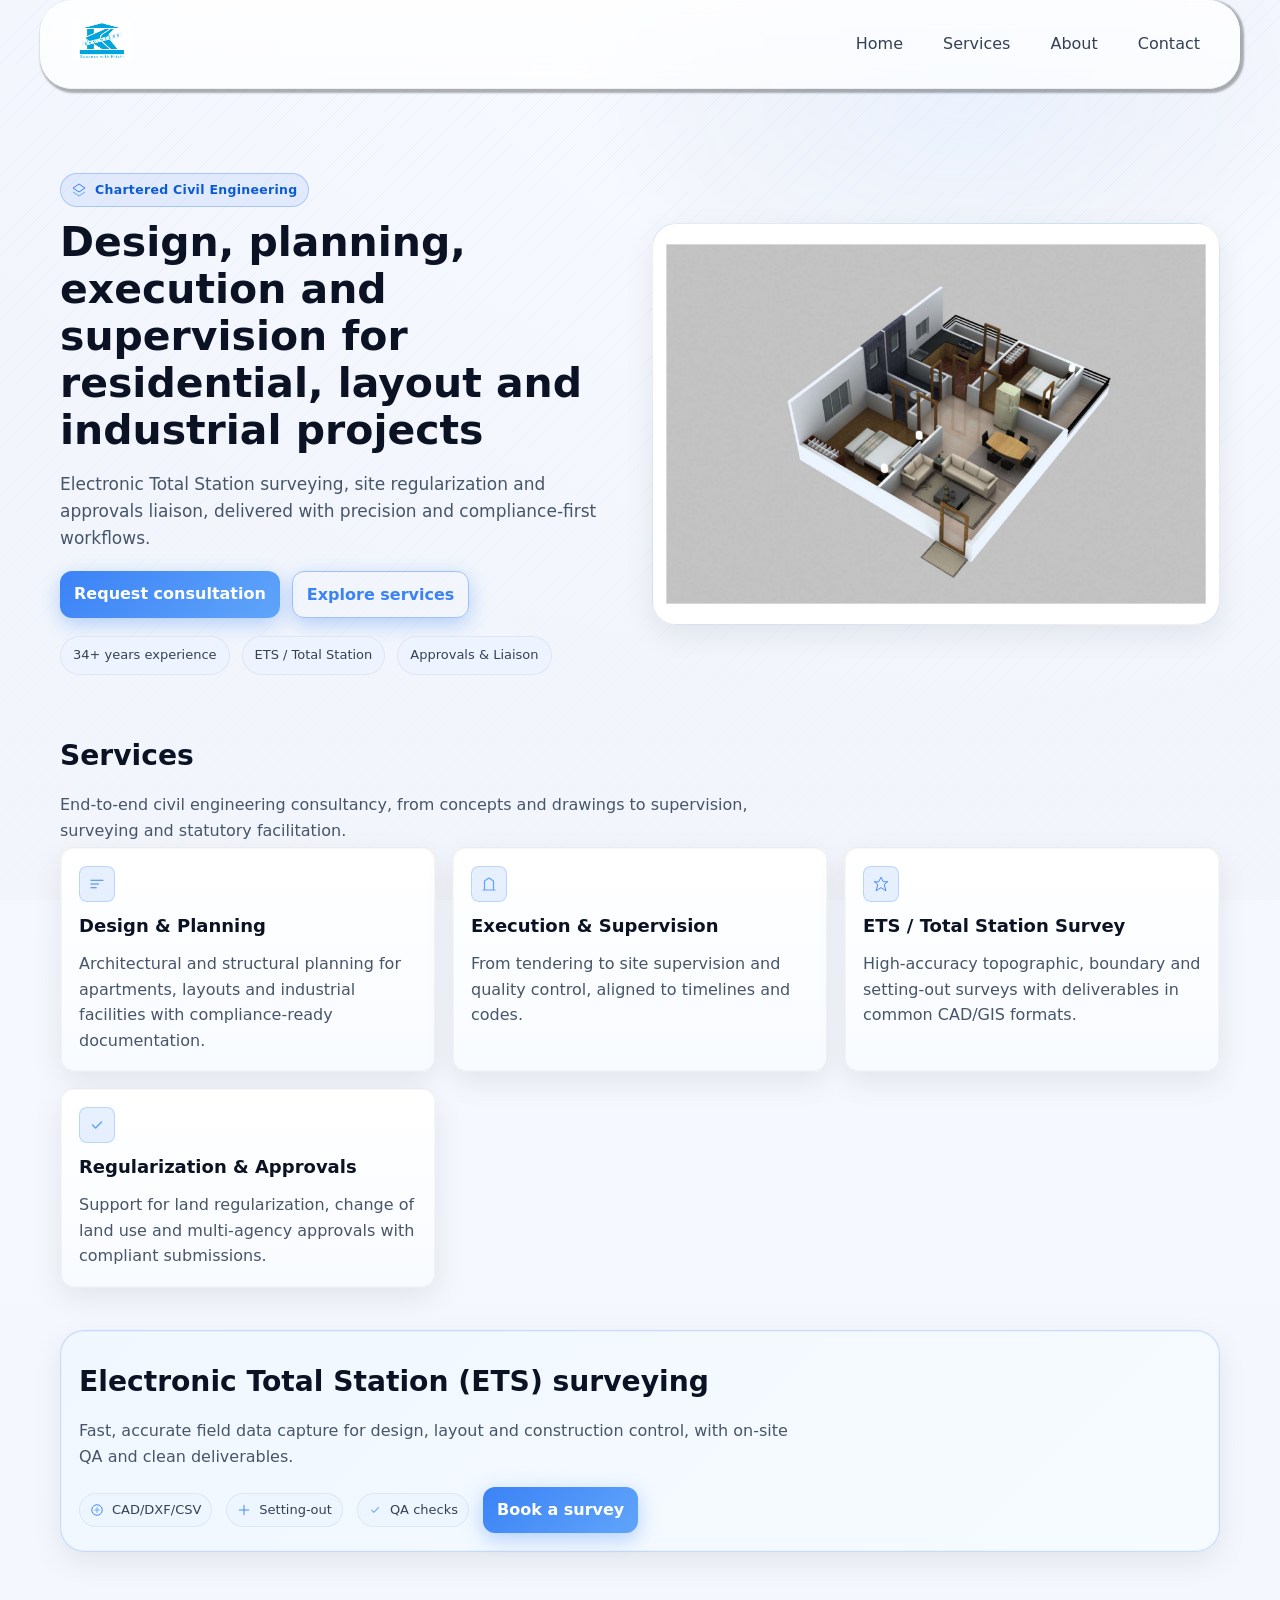
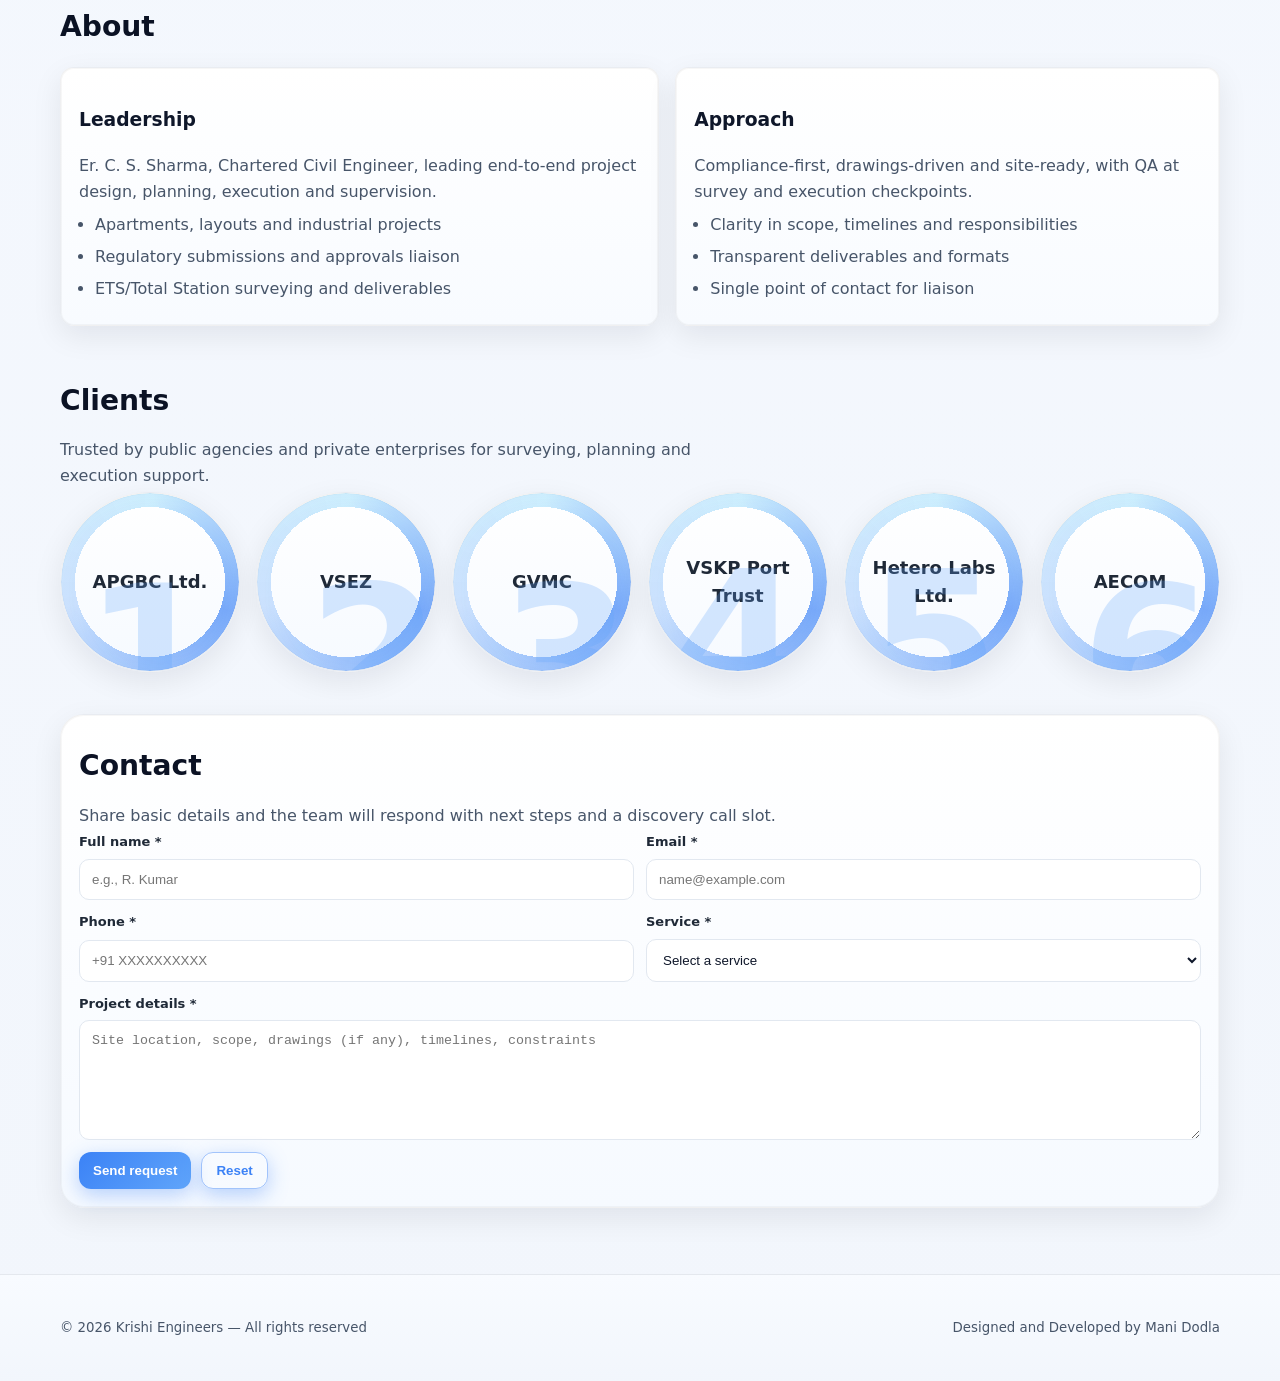
<file: index.html>
<!doctype html>
<html lang="en">
<head>
    <!-- Add inside <head> -->
<link rel="icon" href="./k-logo.jpg" type="image/jpeg" sizes="32x32">
<link rel="apple-touch-icon" href="./k-logo.jpg">
  <meta charset="utf-8" />
  <meta name="viewport" content="width=device-width, initial-scale=1" />
  <title>Krishi Engineers — Civil Engineering Consultancy</title>
  <meta name="description" content="Chartered civil engineering consultancy for design, planning, execution, supervision, ETS total station surveys, and approvals liaison." />
  <style>
    :root{
      /* Light theme tokens with light-blue accent and layered off-whites */
      --bg: #f6f9ff;          /* off-white base with cool tint */
      --bg-elev: #f2f6fc;     /* elevated off-white */
      --card: #fafcff;        /* soft near-white for cards */
      --muted: #475569;       /* slate-600 */
      --text: #0f172a;        /* slate-900 */
      --brand: #3b82f6;       /* blue-500 */
      --brand-2:#60a5fa;      /* blue-400 */
      --accent:#38bdf8;       /* sky-400 */
      --ring: #e2e8f0;        /* slate-200 */
      --ok:#16a34a;           /* green-600 */
      --warn:#d97706;         /* amber-600 */
      --err:#dc2626;          /* red-600 */
      --shadow: 0 10px 30px rgba(2, 6, 23, .08), inset 0 0 0 1px rgba(2, 6, 23, .03);
      --radius: 14px;
      --radius-sm: 10px;
      --radius-lg: 24px;
      --container: 1200px;
    }

    * { box-sizing: border-box; }
    html { scroll-behavior: smooth; }
    body {
      margin: 0;
      background:
        radial-gradient(1200px 800px at 80% -10%, #f3f7ff 0%, #f6f9ff 40%, #f2f6fc 100%) fixed,
        linear-gradient(180deg, #f6f9ff, #f2f6fc);
      color: var(--text);
      font-family: ui-sans-serif, system-ui, -apple-system, Segoe UI, Roboto, Inter, "Helvetica Neue", Arial, "Noto Sans", "Apple Color Emoji", "Segoe UI Emoji", "Segoe UI Symbol";
      line-height: 1.6;
    }

    /* Decorative background SVG field-lines */
    .bg-field {
      position: fixed; inset: 0;
      pointer-events: none; z-index: -1;
      opacity: .5;
      mask-image: linear-gradient(to bottom, rgba(0,0,0,.7), rgba(0,0,0,.15));
    }

    .brand {
      display: flex; align-items: center; gap: 12px; text-decoration: none; color: var(--text);
    }
    .brand .logo {
      width: 36px; height: 36px; border-radius: 10px;
      background: radial-gradient(120% 100% at 30% 20%, rgba(59,130,246,.20), rgba(96,165,250,.18) 50%, rgba(255,255,255,.9) 60%),
                  linear-gradient(180deg, #ffffff, #f0f7ff);
      border: 1px solid rgba(59,130,246,.35);
      box-shadow: inset 0 0 24px rgba(59,130,246,.18);
      display: grid; place-items: center;
    }
    .brand .logo svg{ width: 22px; height: 22px; opacity: .95 }
    .brand strong { letter-spacing: .3px }
    nav a {
      color: #334155; text-decoration: none; padding: 10px 12px; border-radius: 10px;
    }
    nav a:hover { color: var(--text); background: rgba(59,130,246,.08) }
    .cta {
      background: linear-gradient(135deg, var(--brand), var(--brand-2));
      color: #ffffff; font-weight: 700;
      padding: 10px 14px; border-radius: 12px; text-decoration: none;
      border: 0; box-shadow: 0 6px 20px rgba(59,130,246,.35);
    }
    .cta.alt{
      background: transparent; color: var(--brand);
      border: 1px solid rgba(59,130,246,.45);
    }

    .container { max-width: var(--container); margin: 0 auto; padding: 24px 20px; }

    /* Hero */
    .hero {
      display: grid; grid-template-columns: 1.1fr 1fr; gap: 36px;
      align-items: center; padding: 60px 0 30px;
    }
    .eyebrow{
      display: inline-flex; gap: 8px; align-items: center;
      background: rgba(59,130,246,.10); color: #0b5bd7;
      border: 1px solid rgba(59,130,246,.35); padding: 6px 10px; border-radius: 999px;
      font-size: 12.5px; letter-spacing: .3px; font-weight: 600;
    }
    h1 { font-size: clamp(28px, 3.2vw, 48px); line-height: 1.15; margin: 12px 0 12px; color: #0b1224 }
    .lead { color: var(--muted); font-size: 17px; max-width: 62ch }
    .hero-actions { display: flex; gap: 12px; flex-wrap: wrap; margin-top: 18px }
    .badges {
      display: flex; gap: 12px; flex-wrap: wrap; margin-top: 18px;
    }
    .badge {
      padding: 8px 12px; border-radius: 999px; font-size: 13px;
      background: #eef4ff; border: 1px solid rgba(2,6,23,.06);
      color: #334155;
    }

    .hero-visual {
      position: relative; min-height: 380px; border-radius: var(--radius-lg);
      background:
        radial-gradient(600px 400px at 20% 15%, rgba(96,165,250,.22), transparent 60%),
        radial-gradient(600px 400px at 80% 85%, rgba(56,189,248,.22), transparent 60%),
        linear-gradient(180deg, #ffffff, #f5f9ff);
      border: 1px solid rgba(2,6,23,.06);
      box-shadow: var(--shadow);
      overflow: clip;
      display: grid; place-items: center;
    }
    .grid-overlay {
      position: absolute; inset: 0; opacity: .15;
      background-image: linear-gradient(transparent 95%, rgba(59,130,246,.22) 95%),
                        linear-gradient(90deg, transparent 95%, rgba(59,130,246,.22) 95%);
      background-size: 40px 40px, 40px 40px;
      mask: linear-gradient(to bottom, rgba(0,0,0,0), rgba(0,0,0,.9));
    }
    .lottie-box { width: 90%; max-width: 520px; aspect-ratio: 1.2; }

    /* Sections */
    section { padding: 18px 0 6px }
    .section-title{
      font-size: clamp(22px, 2.2vw, 30px);
      margin: 10px 0 14px;
      color: #0b1224;
    }
    .section-lead{ color: var(--muted); max-width: 70ch; margin: 0 0 4px }

    /* Cards */
    .cards{
      display: grid; gap: 16px;
      grid-template-columns: repeat(12, 1fr);
    }
    .card{
      grid-column: span 12;
      background: linear-gradient(180deg, #ffffff, #f8fbff);
      border: 1px solid rgba(2,6,23,.06); border-radius: var(--radius);
      padding: 18px; box-shadow: var(--shadow);
      display: grid; gap: 10px; align-content: start;
      transform: translateY(8px); opacity: 0; transition: .6s ease;
    }
    .card.in-view { transform: translateY(0); opacity: 1 }
    .card .icon{
      width: 36px; height: 36px; border-radius: 8px;
      display: grid; place-items: center;
      background: rgba(59,130,246,.12); border: 1px solid rgba(59,130,246,.25);
    }
    .card h3{ margin: 0; font-size: 18px; color: #0b1224 }
    .card p{ margin: 0; color: var(--muted) }

    /* Clients section */
    .clients { padding: 18px 0 6px; }
    .clients-grid{
      display: grid; gap: 16px;
      grid-template-columns: repeat(2, minmax(0, 1fr));
    }
    .client{
      --delay: 0ms;
      position: relative; aspect-ratio: 1 / 1; border-radius: 999px;
      background: linear-gradient(180deg, #ffffff, #f6faff);
      border: 1px solid rgba(2,6,23,.06);
      box-shadow: 0 10px 30px rgba(2,6,23,.08), inset 0 0 0 1px rgba(2,6,23,.03);
      display: grid; place-items: center; overflow: hidden;
      transform: translateY(12px) scale(.985);
      opacity: 0;
      transition: transform .60s cubic-bezier(.2,.65,.2,1) var(--delay),
                  opacity .60s ease var(--delay),
                  box-shadow .35s ease;
      isolation: isolate;
    }
    .client.in-view{
      opacity: 1; transform: translateY(0) scale(1);
    }
    .client:hover{
      transform: translateY(-4px) scale(1.02);
      box-shadow: 0 16px 36px rgba(59,130,246,.20), inset 0 0 0 1px rgba(59,130,246,.15);
    }
    .client::after{
      content:"";
      position:absolute; inset: 6%;
      border-radius: 50%;
    }
    .client .num{
      position: absolute;
      inset: 0;
      margin: auto;
      display: grid; place-items: center;
      font-weight: 800;
      line-height: 1;
      font-size: clamp(42px, 22vw, 180px);
      color: var(--brand-2);
      opacity: .25;
      transform: translate(0,0) scale(1.06);
      pointer-events: none;
      z-index: 0;
    }
    .client .content{
      position: relative;
      z-index: 1; text-align: center;
      color: #0f172a; font-weight: 600; padding: 6px 10px;
    }
    .client .name{ font-size: clamp(14px, 1.8vw, 18px); color: #1f2937 }
    .client:hover .num{ opacity: .36; transform: scale(1.1); transition: transform .35s ease, opacity .35s ease; }
    .client::before{
      content: ""; position: absolute; inset: 0; border-radius: inherit;
      background:
        conic-gradient(from 110deg,
          rgba(59,130,246,.65),
          rgba(96,165,250,.28) 40%,
          rgba(56,189,248,.24) 70%,
          rgba(59,130,246,.65));
      -webkit-mask: radial-gradient(farthest-side, transparent calc(100% - 14px), #000 0);
      mask: radial-gradient(farthest-side, transparent calc(100% - 14px), #000 0);
      filter: drop-shadow(0 6px 14px rgba(59,130,246,.18));
      transform: rotate(0deg);
      transition: transform .9s ease;
    }
    .client:hover::before{ transform: rotate(180deg); }

    /* Survey banner */
    .banner{
      margin: 18px 0;
      background: linear-gradient(135deg, #f0f7ff, #f6fbff);
      border: 1px solid rgba(59,130,246,.25);
      border-radius: var(--radius-lg);
      padding: 18px; box-shadow: var(--shadow);
      display: grid; gap: 10px;
    }
    .banner .row{ display: flex; gap: 14px; flex-wrap: wrap; align-items: center; justify-content: space-between; }
    .chip{
      display: inline-flex; align-items: center; gap: 8px;
      background: #edf5ff;
      border: 1px solid rgba(2,6,23,.06);
      padding: 6px 10px; border-radius: 999px; color: #334155;
      font-size: 13px;
    }

    /* About */
    .about{
      margin: 18px 0;
      display: grid; gap: 16px;
      grid-template-columns: 1fr;
    }
    .about-card{
      background: linear-gradient(180deg, #ffffff, #f8fbff);
      border: 1px solid rgba(2,6,23,.06); border-radius: var(--radius);
      padding: 18px; box-shadow: var(--shadow);
    }
    .list{ color: var(--muted); margin: 8px 0 0; padding-left: 16px }
    .list li{ margin: 6px 0 }

    /* Contact */
    .contact{
      margin: 18px 0;
      background: linear-gradient(180deg, #ffffff, #f6faff);
      border: 1px solid rgba(2,6,23,.06); border-radius: var(--radius-lg);
      padding: 18px; box-shadow: var(--shadow);
    }
    form { display: grid; gap: 12px; grid-template-columns: 1fr; }
    label{ font-weight: 600; font-size: 13px; color: #1f2937 }
    .field{ display: grid; gap: 6px }
    input, select, textarea{
      width: 100%; padding: 12px 12px;
      border-radius: 10px; border: 1px solid var(--ring);
      background: #ffffff; color: var(--text);
      outline: none;
    }
    input:focus, select:focus, textarea:focus{
      border-color: var(--brand);
      box-shadow: 0 0 0 4px rgba(59,130,246,.15);
    }
    textarea{ min-height: 120px; grid-column: 1/-1; resize: vertical }
    .actions{ display: flex; gap: 10px; justify-content: flex-start; grid-column: 1/-1 }
    .note { color: var(--muted); font-size: 13px; margin-top: 6px }

    footer{
      margin-top: 18px; padding: 18px 20px; color: #475569;
      border-top: 1px solid rgba(2,6,23,.06);
      background: linear-gradient(180deg, #f8fbff, #f2f6fc);
    }

    /* Navbar styles */
    .navbar {
      position: sticky; top: 0; z-index: 50;
      backdrop-filter: saturate(1.1) blur(10px);
      background: linear-gradient(180deg, rgba(255,255,255,.85), rgba(255,255,255,.7));
      border-bottom: 1px solid rgba(2,6,23,.06);
      display: flex;
      justify-content: space-between;
      align-items: center;
      padding: 0 20px;
      max-width: 1200px;
      margin: 0 auto;
      border-radius: 2em;
      box-shadow: 2px 2px 2px 2px rgba(0, 0, 0, 0.3);
    }
    .logo img{
      height: 60px ;
      width: 60px ;
      padding: 10px 0;
    }
    .nav-links {
      display: flex;
    }
    .nav-links a {
      color: #334155;
      text-decoration: none;
      padding: 14px 20px;
    }
    .nav-links a:hover {
      background-color: rgba(59,130,246,.08);
    }
    .hamburger {
      display: none;
      font-size: 30px;
      cursor: pointer;
      color: var(--text);
    }

    /* Popup Styles */
    .popup-overlay {
      display: none;
      position: fixed;
      z-index: 100;
      left: 0;
      top: 0;
      width: 100%;
      height: 100%;
      background-color: rgba(253, 253, 254, 0.7);
      backdrop-filter: saturate(1.1) blur(6px);
      align-items: center;
      justify-content: center;
    }
    .popup-content {
      background: linear-gradient(180deg, #ffffff, var(--card));
      border: 1px solid rgba(2,6,23,.06);
      border-radius: var(--radius);
      box-shadow: var(--shadow);
      padding: 24px 30px;
      text-align: center;
      width: 90%;
      max-width: 420px;
      transform: scale(0.95);
      opacity: 0;
      transition: transform 0.3s ease, opacity 0.3s ease;
    }
    .popup-overlay.show .popup-content {
        transform: scale(1);
        opacity: 1;
    }
    .popup-content h3 { margin: 0 0 10px; font-size: 22px; color: var(--text); }
    .popup-content p { margin: 0 0 20px; color: var(--muted); }
    .popup-content .cta { cursor: pointer; }
    
    /* --- RESPONSIVE STYLES --- */

    /* Grid responsive */
    @media (min-width: 640px){
      .card { grid-column: span 6; }
      form { grid-template-columns: 1fr 1fr }
    }
    @media (min-width: 700px){ .clients-grid{ grid-template-columns: repeat(3, 1fr); } }
    
    @media (min-width: 900px){ .about { grid-template-columns: 1.1fr 1fr } }

    @media (min-width: 960px){
      .hero { grid-template-columns: 1.1fr 1fr }
      .card { grid-column: span 4; }
    }
    
    @media (min-width: 1080px){ .clients-grid{ grid-template-columns: repeat(6, 1fr); } }

    /* Navbar, hamburger menu */
    @media screen and (max-width: 768px) {
      .nav-links {
        display: none;
        flex-direction: column;
        width: 100%;
        background: linear-gradient(180deg, rgba(255,255,255,.85), rgba(255,255,255,.7));
        position: absolute;
        top: 60px;
        left: 0;
        margin: 0;
      }
      .nav-links a {
        padding: 12px 20px;
        border-top: 1px solid rgba(2,6,23,.06);
        text-align: left;
      }
      .nav-links.show {
        display: flex;
      }
      .hamburger {
        display: block;
      }
    }

    /* Client logos on small screens */
    @media (max-width: 420px){
      .client .num{ font-size: clamp(36px, 18vw, 120px); }
    }
    
    /* Reduced motion preference */
    @media (prefers-reduced-motion: reduce){
      html { scroll-behavior: auto }
      .card{ transition: none }
    }

    /* --- NEW: Responsive Hero for Tablet & Mobile --- */
    @media (max-width: 959px) {
      .hero {
        grid-template-columns: 1fr; /* Stack into a single column */
        padding: 30px 0;
        gap: 24px;
        text-align: center;
      }
      .hero > div:first-child {
        order: 2; /* Move text content below image */
      }
      .hero-visual {
        order: 1; /* Move image above text */
        min-height: auto; /* Adjust height for mobile */
        width: 100%;
      }
      .hero-visual img {
        height: auto;
        max-width: 100%;
        border-radius: var(--radius);
      }
      .eyebrow, .hero-actions, .badges {
        justify-content: center; /* Center-align flex items */
      }
    }
    
  </style>
</head>
<body>
  <!-- Decorative SVG field-lines -->
  <svg class="bg-field" preserveAspectRatio="none" width="100%" height="100%">
    <defs>
      <pattern id="p" width="64" height="64" patternUnits="userSpaceOnUse">
        <path d="M0 64 L64 0 M-16 64 L64 -16 M0 80 L80 0" stroke="rgba(59,130,246,.18)" stroke-width="1"/>
      </pattern>
      <radialGradient id="g" cx="75%" cy="10%">
        <stop offset="0%" stop-color="rgba(96,165,250,.20)"/>
        <stop offset="60%" stop-color="transparent"/>
      </radialGradient>
    </defs>
    <rect width="100%" height="100%" fill="url(#p)"/>
    <rect width="100%" height="100%" fill="url(#g)"/>
  </svg>

  <nav class="navbar">
    <a href="#" class="logo"><img src="./k-logo.jpg" alt="Krishi Engineers Logo"></a>
    <div class="nav-links" id="navLinks">
      <a href="#home">Home</a>
      <a href="#services">Services</a>
      <a href="#about">About</a>
      <a href="#contact">Contact</a>
    </div>
    <span class="hamburger" onclick="toggleNav()">&#9776;</span>
  </nav>

  <main id="home" class="container" role="main">
    <!-- Hero -->
    <section class="hero" aria-label="Intro">
      <div>
        <span class="eyebrow">
          <svg width="16" height="16" viewBox="0 0 24 24" fill="none" aria-hidden="true">
            <path d="M12 3l9 6-9 6-9-6 9-6z" stroke="#3b82f6" stroke-width="1.5"/>
            <path d="M3 15l9 6 9-6" stroke="#60a5fa" stroke-width="1.5"/>
          </svg>
          Chartered Civil Engineering
        </span>
        <h1>Design, planning, execution and supervision for residential, layout and industrial projects</h1>
        <p class="lead">Electronic Total Station surveying, site regularization and approvals liaison, delivered with precision and compliance-first workflows.</p>
        <div class="hero-actions">
          <a href="#contact" class="cta">Request consultation</a>
          <a href="#services" class="cta alt">Explore services</a>
        </div>
        <div class="badges" aria-label="Highlights">
          <span class="badge">34+ years experience</span>
          <span class="badge">ETS / Total Station</span>
          <span class="badge">Approvals & Liaison</span>
        </div>
      </div>
      <div class="hero-visual" aria-hidden="true">
        <img src="./south-facing.jpg" alt="Architectural drawing of a south-facing building" height="400px" width="auto">
      </div>
    </section>

    <!-- Services -->
    <section id="services" aria-labelledby="services-title">
      <h2 class="section-title" id="services-title">Services</h2>
      <p class="section-lead">End‑to‑end civil engineering consultancy, from concepts and drawings to supervision, surveying and statutory facilitation.</p>

      <div class="cards">
        <article class="card" aria-label="Design & Planning">
          <div class="icon">
            <svg width="18" height="18" viewBox="0 0 24 24" fill="none" aria-hidden="true">
              <path d="M4 7h16M4 12h10M4 17h7" stroke="#3b82f6" stroke-width="1.6" stroke-linecap="round"/>
            </svg>
          </div>
          <h3>Design & Planning</h3>
          <p>Architectural and structural planning for apartments, layouts and industrial facilities with compliance‑ready documentation.</p>
        </article>

        <article class="card" aria-label="Execution & Supervision">
          <div class="icon">
            <svg width="18" height="18" viewBox="0 0 24 24" fill="none" aria-hidden="true">
              <path d="M4 20h16M6 20V8l6-4 6 4v12" stroke="#60a5fa" stroke-width="1.6" stroke-linecap="round" stroke-linejoin="round"/>
            </svg>
          </div>
          <h3>Execution & Supervision</h3>
          <p>From tendering to site supervision and quality control, aligned to timelines and codes.</p>
        </article>

        <article class="card" aria-label="ETS / Total Station Survey">
          <div class="icon">
            <svg width="18" height="18" viewBox="0 0 24 24" fill="none" aria-hidden="true">
              <path d="M12 3l3 6h6l-4.8 3.6L18.6 21 12 16.8 5.4 21l2.4-8.4L3 9h6l3-6z" stroke="#3b82f6" stroke-width="1.2" fill="none"/>
            </svg>
          </div>
          <h3>ETS / Total Station Survey</h3>
          <p>High‑accuracy topographic, boundary and setting‑out surveys with deliverables in common CAD/GIS formats.</p>
        </article>

        <article class="card" aria-label="Regularization & Approvals">
          <div class="icon">
            <svg width="18" height="18" viewBox="0 0 24 24" fill="none" aria-hidden="true">
              <path d="M6 12l4 4 8-8" stroke="#60a5fa" stroke-width="2" stroke-linecap="round"/>
            </svg>
          </div>
          <h3>Regularization & Approvals</h3>
          <p>Support for land regularization, change of land use and multi‑agency approvals with compliant submissions.</p>
        </article>
      </div>
    </section>

    <!-- Survey banner -->
    <section id="survey" aria-labelledby="survey-title">
      <div class="banner">
        <div class="row">
          <div>
            <h2 class="section-title" id="survey-title">Electronic Total Station (ETS) surveying</h2>
            <p class="section-lead">Fast, accurate field data capture for design, layout and construction control, with on‑site QA and clean deliverables.</p>
          </div>
          <div class="row">
            <span class="chip">
              <svg width="14" height="14" viewBox="0 0 24 24" fill="none" aria-hidden="true">
                <circle cx="12" cy="12" r="9" stroke="#3b82f6" stroke-width="1.6"/>
                <path d="M12 8v8M8 12h8" stroke="#60a5fa" stroke-width="1.6" stroke-linecap="round"/>
              </svg>
              CAD/DXF/CSV
            </span>
            <span class="chip">
              <svg width="14" height="14" viewBox="0 0 24 24" fill="none" aria-hidden="true">
                <path d="M4 12h16M12 4v16" stroke="#3b82f6" stroke-width="1.6" stroke-linecap="round"/>
              </svg>
              Setting‑out
            </span>
            <span class="chip">
              <svg width="14" height="14" viewBox="0 0 24 24" fill="none" aria-hidden="true">
                <path d="M6 12l4 4 8-8" stroke="#60a5fa" stroke-width="1.8" stroke-linecap="round"/>
              </svg>
              QA checks
            </span>
            <a href="#contact" class="cta">Book a survey</a>
          </div>
        </div>
      </div>
    </section>

    <!-- About -->
    <section id="about" aria-labelledby="about-title">
      <h2 class="section-title" id="about-title">About</h2>
      <div class="about">
        <div class="about-card">
          <h3>Leadership</h3>
          <p class="section-lead">Er. C. S. Sharma, Chartered Civil Engineer, leading end‑to‑end project design, planning, execution and supervision.</p>
          <ul class="list">
            <li>Apartments, layouts and industrial projects</li>
            <li>Regulatory submissions and approvals liaison</li>
            <li>ETS/Total Station surveying and deliverables</li>
          </ul>
        </div>
        <div class="about-card">
          <h3>Approach</h3>
          <p class="section-lead">Compliance‑first, drawings‑driven and site‑ready, with QA at survey and execution checkpoints.</p>
          <ul class="list">
            <li>Clarity in scope, timelines and responsibilities</li>
            <li>Transparent deliverables and formats</li>
            <li>Single point of contact for liaison</li>
          </ul>
        </div>
      </div>
    </section>

    <!-- Clients -->
    <section id="clients" class="clients" aria-labelledby="clients-title">
      <h2 class="section-title" id="clients-title">Clients</h2>
      <p class="section-lead">Trusted by public agencies and private enterprises for surveying, planning and execution support.</p>

      <div class="clients-grid">
        <div class="client" style="--delay: 0ms">
          <div class="content"><div class="name">APGBC Ltd.</div><div class="num">1</div></div>
        </div>
        <div class="client" style="--delay: 80ms">
          <div class="content"><div class="name">VSEZ</div><div class="num">2</div></div>
        </div>
        <div class="client" style="--delay: 160ms">
          <div class="content"><div class="name">GVMC</div><div class="num">3</div></div>
        </div>
        <div class="client" style="--delay: 240ms">
          <div class="content"><div class="name">VSKP Port Trust</div><div class="num">4</div></div>
        </div>
        <div class="client" style="--delay: 320ms">
          <div class="content"><div class="name">Hetero Labs Ltd.</div><div class="num">5</div></div>
        </div>
        <div class="client" style="--delay: 400ms">
          <div class="content"><div class="name">AECOM</div><div class="num">6</div></div>
        </div>
      </div>
    </section>

    <!-- Contact -->
    <section id="contact" aria-labelledby="contact-title">
      <div class="contact">
        <h2 class="section-title" id="contact-title">Contact</h2>
        <p class="section-lead">Share basic details and the team will respond with next steps and a discovery call slot.</p>
        <form id="contactForm" novalidate>
          <div class="field">
            <label for="name">Full name *</label>
            <input id="name" name="name" type="text" placeholder="e.g., R. Kumar" required autocomplete="name" />
          </div>
          <div class="field">
            <label for="email">Email *</label>
            <input id="email" name="email" type="email" placeholder="name@example.com" required autocomplete="email" />
          </div>
          <div class="field">
            <label for="phone">Phone *</label>
            <input id="phone" name="phone" type="tel" placeholder="+91 XXXXXXXXXX" required autocomplete="tel" />
          </div>
          <div class="field">
            <label for="service">Service *</label>
            <select id="service" name="service" required>
              <option value="" disabled selected>Select a service</option>
              <option>Design & Planning</option>
              <option>Execution & Supervision</option>
              <option>ETS / Total Station Survey</option>
              <option>Regularization & Approvals</option>
              <option>Other / Not sure</option>
            </select>
          </div>
          <div class="field" style="grid-column:1/-1">
            <label for="message">Project details *</label>
            <textarea id="message" name="message" placeholder="Site location, scope, drawings (if any), timelines, constraints"></textarea>
          </div>
          <div class="actions">
            <button type="submit" class="cta">Send request</button>
            <button type="reset" class="cta alt">Reset</button>
          </div>
        </form>
      </div>
    </section>
  </main>

  <!-- Thank You Popup -->
  <div id="thankYouPopup" class="popup-overlay">
    <div class="popup-content">
        <h3>Thank you!</h3>
        <p>Your request has been sent. The team will get back to you shortly.</p>
        <button id="closePopup" class="cta">Close</button>
    </div>
  </div>

  <footer>
    <div class="container">
      <div style="display:flex; gap:12px; align-items:center; flex-wrap:wrap; justify-content:space-between">
        <small>© <span id="y"></span> Krishi Engineers — All rights reserved</small>
        <small>Designed and Developed by Mani Dodla</small>
      </div>
    </div>
  </footer>

  <!-- Scripts -->
  <script>
    // IntersectionObserver to reveal cards and sections
    const io = new IntersectionObserver((entries)=> {
      entries.forEach(e=>{
        if(e.isIntersecting){ e.target.classList.add('in-view'); }
      });
    }, { threshold: .2 });

    window.addEventListener('DOMContentLoaded', ()=>{
      document.querySelectorAll('.card, .client').forEach(el=> io.observe(el));
      document.getElementById('y').textContent = new Date().getFullYear();
    });

    // Form and Popup handler
    const form = document.getElementById('contactForm');
    const popup = document.getElementById('thankYouPopup');
    const closePopupBtn = document.getElementById('closePopup');

    form.addEventListener('submit', async (e) => {
      e.preventDefault();
      const formData = new FormData(form);
      const data = Object.fromEntries(formData.entries());
      
      data.apikey = '3f337d19-9483-485b-a531-90b784e53d87';
      data.subject = "New Contact Request from Krishi Engineers Website";
      
      if(!data.name || !data.email || !data.phone || !data.service){
        alert('Please fill all required fields.');
        return;
      }

      const submitButton = form.querySelector('button[type="submit"]');
      submitButton.disabled = true;
      submitButton.textContent = 'Sending...';
      
      try {
        const response = await fetch('https://api.web3forms.com/submit', {
            method: 'POST',
            headers: { 'Content-Type': 'application/json', 'Accept': 'application/json' },
            body: JSON.stringify(data)
        });
        const result = await response.json();
        if (result.success) {
            popup.style.display = 'flex';
            setTimeout(() => popup.classList.add('show'), 10);
            form.reset();
        } else {
            console.error('Submission Error:', result);
            alert(result.message || 'An error occurred while sending the form.');
        }
      } catch (error) {
        console.error('Fetch Error:', error);
        alert('An error occurred. Please check the console and try again.');
      } finally {
        submitButton.disabled = false;
        submitButton.textContent = 'Send request';
      }
    });

    function closePopup() {
        popup.classList.remove('show');
        setTimeout(() => popup.style.display = 'none', 300);
    }
    closePopupBtn.addEventListener('click', closePopup);
    popup.addEventListener('click', (e) => {
        if (e.target === popup) closePopup();
    });

    // Mobile nav toggle
    function toggleNav() {
      var navLinks = document.getElementById('navLinks');
      navLinks.classList.toggle('show');
    }
  </script>
</body>
</html>
</file>
